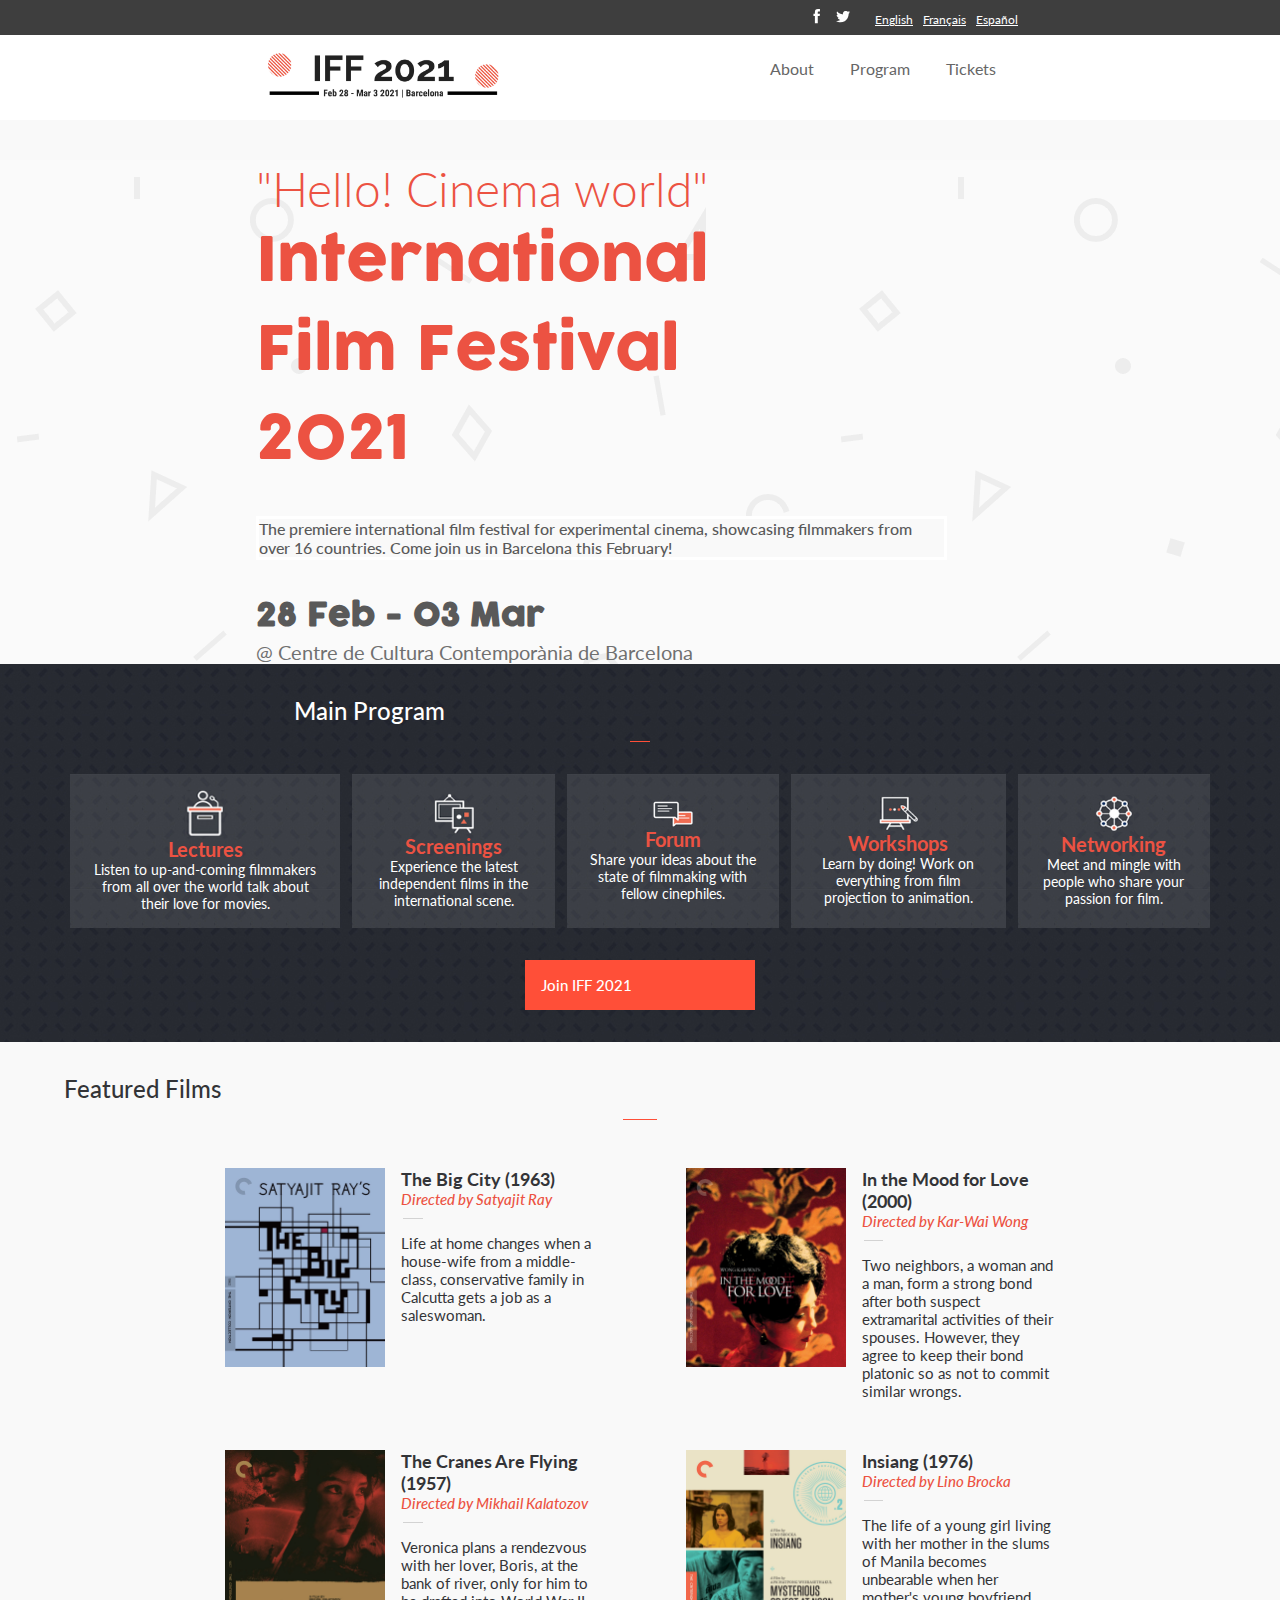
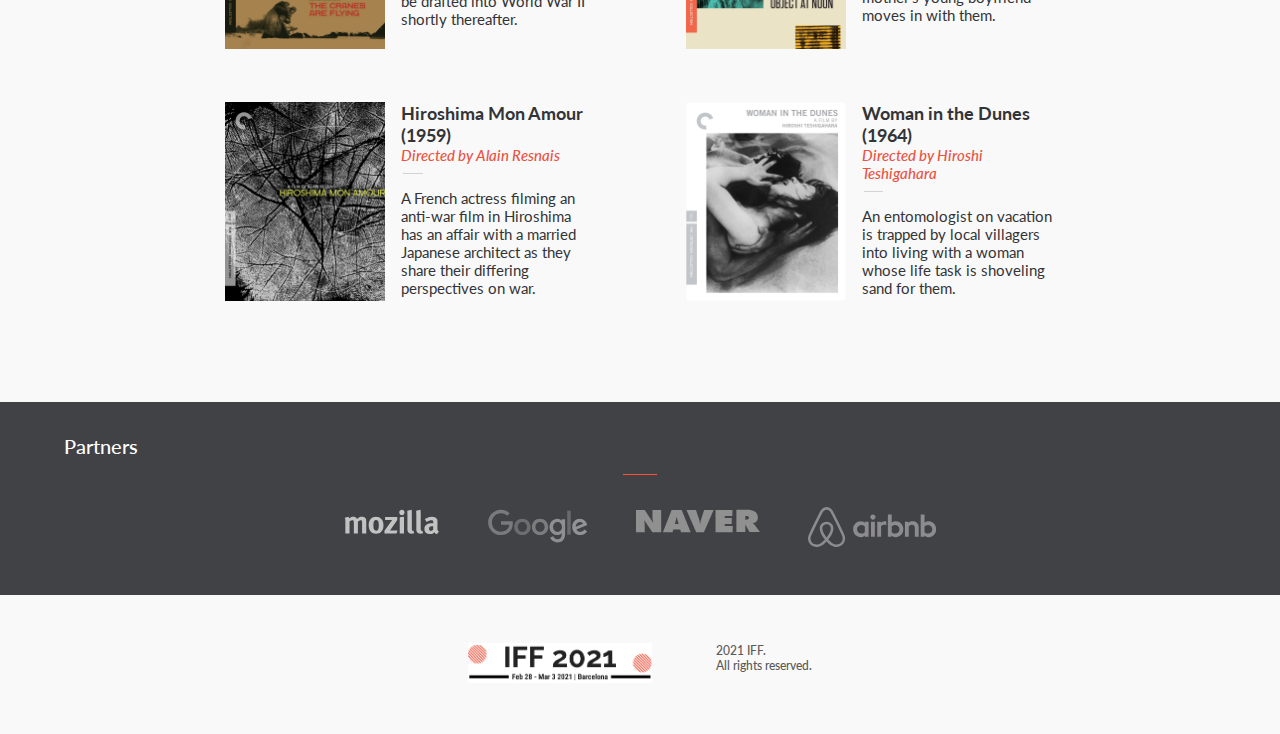
<file: index.html>
<!DOCTYPE html>
<html lang="en">
  <head>
    <meta charset="utf-8">
    <meta name="viewport" content="width=device-width, initial-scale=1">
    <title>International Film Festival - IFF</title>

    <link rel="stylesheet" href="assets/css/style.css">
    <link rel="stylesheet" href="http://fonts.googleapis.com/css?family=Lato:100,300,400,700">

    <link rel="icon" type="image/x-icon" href="assets/img/favicon.ico">

    <link rel="stylesheet" href="https://cdn.jsdelivr.net/npm/bootstrap@4.6.0/dist/css/bootstrap.min.css" integrity="sha384-B0vP5xmATw1+K9KRQjQERJvTumQW0nPEzvF6L/Z6nronJ3oUOFUFpCjEUQouq2+l" crossorigin="anonymous">
    <script src="https://code.jquery.com/jquery-3.5.1.slim.min.js" integrity="sha384-DfXdz2htPH0lsSSs5nCTpuj/zy4C+OGpamoFVy38MVBnE+IbbVYUew+OrCXaRkfj" crossorigin="anonymous"></script>
    <script src="https://cdn.jsdelivr.net/npm/bootstrap@4.6.0/dist/js/bootstrap.bundle.min.js" integrity="sha384-Piv4xVNRyMGpqkS2by6br4gNJ7DXjqk09RmUpJ8jgGtD7zP9yug3goQfGII0yAns" crossorigin="anonymous"></script>
  </head>
  <body>
    <header class="main-header">
      <div class="topbar">
        <div class="topbar-interactive">
          <div class="topbar-interactive-wrapper">
            <div class="topbar-social">
              <ul class="topbar-social-list">
                <li class="topbar-social-list-item">
                  <a href="https://www.facebook.com/" target="_blank" rel="noreferrer noopener">
                    <svg class="social-share" viewBox="0 0 7 15">
                      <path fill-rule="evenodd" clip-rule="evenodd" d="M4.775 14.163V7.08h1.923l.255-2.441H4.775l.004-1.222c0-.636.06-.977.958-.977H6.94V0H5.016c-2.31 0-3.123 1.184-3.123 3.175V4.64H.453v2.44h1.44v7.083h2.882z" fill="#fff"></path>
                    </svg>
                  </a>
                </li>
                <li class="topbar-social-list-item">
                  <a href="https://www.twitter.com/" target="_blank" rel="noreferrer noopener">
                    <svg viewBox="0 0 13 10" class="social-share">
                      <path fill-rule="evenodd" clip-rule="evenodd" d="M5.987 2.772l.025.425-.429-.052c-1.562-.2-2.927-.876-4.086-2.011L.93.571.784.987c-.309.927-.111 1.906.533 2.565.343.364.266.416-.327.2-.206-.07-.386-.122-.403-.096-.06.06.146.85.309 1.161.223.434.678.858 1.176 1.11l.42.199-.497.009c-.481 0-.498.008-.447.19.172.564.85 1.162 1.606 1.422l.532.182-.464.277a4.833 4.833 0 0 1-2.3.641c-.387.009-.704.044-.704.07 0 .086 1.047.572 1.657.762 1.828.564 4 .32 5.631-.641 1.159-.685 2.318-2.045 2.859-3.363.292-.702.583-1.984.583-2.6 0-.398.026-.45.507-.927.283-.277.55-.58.6-.667.087-.165.078-.165-.36-.018-.73.26-.832.226-.472-.164.266-.278.584-.78.584-.928 0-.026-.129.018-.275.096a4.79 4.79 0 0 1-.755.294l-.464.148-.42-.286C9.66.467 9.335.293 9.163.24 8.725.12 8.055.137 7.66.276c-1.074.39-1.752 1.395-1.674 2.496z" fill="#fff"></path>
                    </svg>
                  </a>
                </li>
              </ul>
            </div>
            <div class="topbar-languages">
              <ul class="topbar-social-list">
                <li class="topbar-social-list-item white fs-small mr-3"><a href="#">English</a></li>
                <li class="topbar-social-list-item white fs-small mr-3"><a href="#">Français</a></li>
                <li class="topbar-social-list-item white fs-small"><a href="#">Español</a></li>
              </ul>
            </div>
          </div>
        </div>
        <div class="topbar-container bg-white">
          <div class="topbar-wrapper">
            <div class="topbar-left">
              <a href="./index.html"><img class="topbar-logo" src="assets/img/iff2021.png" alt="IFF"></a>
            </div>
            <div class="topbar-right">
              <nav class="topbar-nav">
                <a href="./about.html" class="topbar-nav-item">About</a>
                <a href="./index.html" class="topbar-nav-item">Program</a>
                <a href="./tickets.html" class="topbar-nav-item">Tickets</a>
              </nav>
            </div>
          </div>
        </div>
      </div>
      <div class="header-container">
        <div class="nav-menu mt-2 ml-2">
          <svg focusable="false" viewBox="0 0 20 20">
            <path d="M19.167 3.333H.833v2.5h18.334v-2.5zm0 5.834H.833v2.5h18.334v-2.5zM.833 15h18.334v2.5H.833V15z"></path>
          </svg>
        </div>
        <section class="festival-headline-homepage mt-4 pb-5">
          <h4 class="red fw-300">"Hello! Cinema world"</h4>
          <h1 class="red fw-500 fs-largest text-uppercase cocogoose">
            International<br>Film Festival<br>2021
          </h1>
          <div class="festival-description bg-grey border-white my-3 mx-n1">
            <p class="p-3 mb-0 dark-grey fw-500">The premiere international film festival for experimental cinema, showcasing filmmakers from over 16 countries. Come join us in Barcelona this February!</p>
          </div>
          <div>
            <p class="festival-date dark-grey fw-700 fs-large text-uppercase cocogoose">28 Feb - 03 Mar</p>
            <p class="festival-location grey fw-400 fs-small">@ Centre de Cultura Contemporània de Barcelona</p>
          </div>
        </section>
      </div>
    </header>
    <main class="main-content">
      <div class="main-program-container bg-criss-cross">
        <div class="middle-section">
          <div class="middle-section-title">
            <h2 class="middle-section-title-text text-center white fw-500 fs-medium-lg">Main Program</h2>
            <div class="title-bottom-border"></div>
          </div>
          <div class="main-program-activities">
            <article class="main-program-activity">
              <img class="main-program-activity-img" src="assets/img/activities/lectures.png" alt="Lectures">
              <h3 class="main-program-activity-title red fw-700 fs-medium-lg mx-3">Lectures</h3>
              <p class="main-program-activity-text white fs-small">Listen to up-and-coming filmmakers from all over the world talk about their love for movies.</p>
            </article>
            <article class="main-program-activity">
              <img class="main-program-activity-img" src="assets/img/activities/screenings.png" alt="Screenings">
              <h3 class="main-program-activity-title red fw-700 fs-medium-lg mx-3">Screenings</h3>
              <p class="main-program-activity-text white fs-small">Experience the latest independent films in the international scene.</p>
            </article>
            <article class="main-program-activity">
              <img class="main-program-activity-img" src="assets/img/activities/forum.png" alt="Forum">
              <h3 class="main-program-activity-title red fw-700 fs-medium-lg mx-3">Forum</h3>
              <p class="main-program-activity-text white fs-small">Share your ideas about the state of filmmaking with fellow cinephiles.</p>
            </article>
            <article class="main-program-activity">
              <img class="main-program-activity-img" src="assets/img/activities/workshops.png" alt="Workshops">
              <h3 class="main-program-activity-title red fw-700 fs-medium-lg mx-3">Workshops</h3>
              <p class="main-program-activity-text white fs-small">Learn by doing! Work on everything from film projection to animation.</p>
            </article>
            <article class="main-program-activity">
              <img class="main-program-activity-img" src="assets/img/activities/networking.png" alt="Networking">
              <h3 class="main-program-activity-title red fw-700 fs-medium-lg mx-3">Networking</h3>
              <p class="main-program-activity-text white fs-small">Meet and mingle with people who share your passion for film.</p>
            </article>
          </div>
          <div class="main-program-join">
            <div class="main-program-join-text text-center white fw-500 fs-medium">Join IFF 2021</div>
          </div>
        </div>
      </div>
      <div class="featured-films-container bg-grey">
        <div class="featured-films">
          <div class="featured-films-title">
            <h2 class="featured-films-text text-center black fw-500 fs-medium-lg">Featured Films</h2>
            <div class="title-bottom-border"></div>
          </div>
          <section class="featured-films-section">
            <article class="featured-film">
              <div class="featured-film-img-container">
                <img class="featured-film-img" src="assets/img/films/thebigcity.jpg" alt="The Big City">
              </div>
              <div class="featured-film-detail">
                <header>
                  <h3 class="feature-film-title black fw-700 fs-medium">The Big City (1963)</h3>
                  <p class="featured-film-director red fw-500 ft-italic">Directed by Satyajit Ray</p>
                  <div class="film-title-bottom-border"></div>
                </header>
                <p class="featured-film-synpsis black fw-400 fs-small">Life at home changes when a house-wife from a middle-class, conservative family in Calcutta gets a job as a saleswoman.</p>
              </div>
            </article>
            <article class="featured-film">
              <div class="featured-film-img-container">
                <img class="featured-film-img" src="assets/img/films/inthemoodforlove.jpg" alt="In the Mood for Love">
              </div>
              <div class="featured-film-detail">
                <header>
                  <h3 class="feature-film-title black fw-700 fs-medium">In the Mood for Love (2000)</h3>
                  <p class="featured-film-director red fw-500 ft-italic">Directed by Kar-Wai Wong</p>
                  <div class="film-title-bottom-border"></div>
                </header>
                <p class="featured-film-synpsis black fw-400 fs-small">Two neighbors, a woman and a man, form a strong bond after both suspect extramarital activities of their spouses. However, they agree to keep their bond platonic so as not to commit similar wrongs.</p>
              </div>
            </article>
            <article class="featured-film hidden-film">
              <div class="featured-film-img-container">
                <img class="featured-film-img" src="assets/img/films/thecranesareflying.jpg" alt="The Cranes Are Flying">
              </div>
              <div class="featured-film-detail">
                <header>
                  <h3 class="feature-film-title black fw-700 fs-medium">The Cranes Are Flying (1957)</h3>
                  <p class="featured-film-director red fw-500 fs-small ft-italic">Directed by Mikhail Kalatozov</p>
                  <div class="film-title-bottom-border"></div>
                </header>
                <p class="featured-film-synpsis black fw-400 fs-small">Veronica plans a rendezvous with her lover, Boris, at the bank of river, only for him to be drafted into World War II shortly thereafter.</p>
              </div>
            </article>
            <article class="featured-film hidden-film">
              <div class="featured-film-img-container">
                <img class="featured-film-img" src="assets/img/films/insiang.jpg" alt="Insiang">
              </div>
              <div class="featured-film-detail">
                <header>
                  <h3 class="feature-film-title black fw-700 fs-medium">Insiang (1976)</h3>
                  <p class="featured-film-director red fw-500 fs-small ft-italic">Directed by Lino Brocka</p>
                  <div class="film-title-bottom-border"></div>
                </header>
                <p class="featured-film-synpsis black fw-400 fs-small">The life of a young girl living with her mother in the slums of Manila becomes unbearable when her mother's young boyfriend moves in with them.</p>
              </div>
            </article>
            <article class="featured-film hidden-film">
              <div class="featured-film-img-container">
                <img class="featured-film-img" src="assets/img/films/hiroshimamonamour.jpg" alt="Hiroshima Mon Amour">
              </div>
              <div class="featured-film-detail">
                <header>
                  <h3 class="feature-film-title black fw-700 fs-medium">Hiroshima Mon Amour (1959)</h3>
                  <p class="featured-film-director red fw-500 fs-small ft-italic">Directed by Alain Resnais</p>
                  <div class="film-title-bottom-border"></div>
                </header>
                <p class="featured-film-synpsis black fw-400 fs-small">A French actress filming an anti-war film in Hiroshima has an affair with a married Japanese architect as they share their differing perspectives on war.</p>
              </div>
            </article>
            <article class="featured-film hidden-film">
              <div class="featured-film-img-container">
                <img class="featured-film-img" src="assets/img/films/womaninthedunes.jpg" alt="Woman in the Dunes">
              </div>
              <div class="featured-film-detail">
                <header>
                  <h3 class="feature-film-title black fw-700 fs-medium">Woman in the Dunes (1964)</h3>
                  <p class="featured-film-director red fw-500 fs-small ft-italic">Directed by Hiroshi Teshigahara</p>
                  <div class="film-title-bottom-border"></div>
                </header>
                <p class="featured-film-synpsis black fw-400 fs-small">An entomologist on vacation is trapped by local villagers into living with a woman whose life task is shoveling sand for them.</p>
              </div>
            </article>
          </section>
          <div class="featured-films-more">
            <div class="text-center black fw-500 fs-small text-uppercase">More</div>
          </div>
        </div>
      </div>
      <div class="partners-container--homepage bg-dark-grey">
        <div class="middle-section">
          <div class="partners-title">
            <h2 class="partners-text text-center white fw-500 fs-medium-lg">Partners</h2>
            <div class="title-bottom-border"></div>
          </div>
          <div class="partners-section">
            <div class="partners-row--top">
              <svg class="mozilla-logo" viewBox="-8.7178125 -8.7178125 1133.745725 308.029375">
                <path d="m 1045.9412,195.74125 c -35.1312,0 -47.4587,6.39625 -47.4587,29.62875 0,15.11125 9.6112,25.3525 22.5012,25.3525 9.4463,0 18.9938,-4.9375 26.5175,-13.25625 l 0.8288,-41.725 -2.3888,0 z M 980.08625,93.72625 C 998.98,85.73875 1015.2225,82.3575 1033.1175,82.3575 c 32.6787,0 55.0163,12.1 62.67,33.73875 2.52,7.9575 3.68,14.0225 3.4488,34.89875 l -1.2288,65.195 c 0,1.14375 0,2.35 0,3.44375 0,20.8475 3.4488,28.835 18.3025,39.8075 l -26.9825,31.1525 c -11.8687,-4.97125 -22.4375,-13.72 -27.3787,-23.54875 -3.7438,3.82875 -7.9538,7.54125 -11.7988,10.225 -9.4112,6.83 -23.1637,10.64 -39.075,10.64 -43.2475,0 -66.745,-22.04125 -66.745,-60.65125 0,-45.58625 31.55125,-66.85 93.325,-66.85 3.7138,0 7.2263,0 11.4363,0.4325 l 0,-7.92 c 0,-21.65875 -4.21,-28.8675 -22.9013,-28.8675 -16.1075,0 -35.23125,7.91875 -56.04625,21.9875 L 948.5025,109.62 C 958.81,103.155 966.40125,99.395 980.08625,93.72625 M 900.345,50.5125 l 0,151.29375 c 0,33.4225 0.43375,37.915 3.55,43.2175 1.7875,3.445 5.89625,5.30375 10.14125,5.30375 1.92125,0 3.08125,0 5.765,-0.69875 l 8.6525,30.3075 c -8.6525,3.3975 -19.2925,5.29125 -30.32875,5.29125 -21.63875,0 -39.105,-10.2125 -45.17,-26.485 -3.8775,-9.875 -4.50875,-15.9725 -4.50875,-43.64625 l 0,-144.935 c 0,-25.38625 -0.76,-40.8975 -2.7175,-58.4125 L 897.62875,0 c 2.09,10.6075 2.71625,23.13375 2.71625,50.5125 m -105.39125,0 0,151.29375 c 0,33.4225 0.39875,37.915 3.44875,43.2175 1.92125,3.445 6.03,5.30375 10.27375,5.30375 1.8225,0 2.915,0 5.66625,-0.69875 l 8.68375,30.3075 c -8.68375,3.3975 -19.32125,5.29125 -30.3225,5.29125 -21.6775,0 -39.11,-10.2125 -45.145,-26.485 -3.81,-9.875 -4.63875,-15.9725 -4.63875,-43.64625 l 0,-144.935 c 0,-25.38625 -0.66,-40.8975 -2.55375,-58.4125 L 792.3375,0 c 1.82125,10.6075 2.61625,23.13375 2.61625,50.5125 m -92.53125,31.41625 0,198.75625 -50.81,0 0,-190.77 50.81,-7.98625 z m 5.96375,-48.88625 c 0,17.47 -13.8875,31.42 -31.45125,31.42 -17.00375,0 -30.9875,-13.95 -30.9875,-31.42 0,-17.4325 14.45,-31.50125 31.845,-31.50125 17.0375,0 30.59375,14.06875 30.59375,31.50125 m -85.94125,53.46125 0,34.895 -85.77,124.005 89.11875,0 -12.16375,35.28125 -142.9075,0 0,-31.46875 91.3075,-127.05 -83.6875,0 0,-35.6625 144.1025,0 M 345.17875,139.96 c -3.48125,10.275 -5.335,23.91375 -5.335,43.26875 0,22.32 2.285,39.0925 6.4275,48.9175 4.57375,10.62375 16.01,15.92625 25.78375,15.92625 22.00875,0 31.42125,-19.7025 31.42125,-65.5875 0,-26.18625 -3.415,-43.28625 -10.2075,-52.03375 -4.875,-6.3975 -12.79375,-10.2075 -21.94125,-10.2075 -12.1625,0 -22.04,7.55375 -26.14875,19.71625 z M 436.55,111.92375 c 15.51125,18.195 22.43875,39.42125 22.43875,70.8925 0,33.37375 -7.655,56.1725 -24.39375,75.09875 -14.71375,16.67125 -34.1025,26.94625 -63.9975,26.94625 -52.795,0 -87.23,-39.4575 -87.23,-100.48875 0,-61.085 34.79875,-101.6825 87.23,-101.6825 27.67375,0 49.28375,9.51375 65.9525,29.23375 M 45.9675,83.1225 c 3.38125,5.22 4.8725,9.87625 6.76125,19.7 13.22375,-12.9075 29.53,-19.7 47.3275,-19.7 16.07375,0 29.265,5.22 39.4725,15.87375 2.75,2.67 5.4025,6.115 7.69,9.49625 17.7625,-18.19375 33.67125,-25.37 54.9825,-25.37 15.1775,0 29.5625,4.53875 38.34625,12.09625 10.97,9.48 14.44875,20.8775 14.44875,47.4125 l 0,138.05375 -49.315,0 0,-128.1625 c 0,-23.2325 -2.75,-27.725 -15.975,-27.725 -9.47875,0 -22.80125,6.465 -33.73875,16.32375 l 0,139.56375 -48.12375,0 0,-126.34125 c 0,-24.225 -3.51125,-29.9125 -17.63,-29.9125 -9.38,0 -22.3725,4.85875 -33.30875,14.7675 l 0,141.48625 -49.6475,0 0,-135.4225 C 7.2575,117.22375 5.335,105.11125 0,95.585 L 45.9675,83.1225" style="fill:#c2c2c2;fill-opacity:1;fill-rule:nonzero;stroke:none" />
              </svg>
              <svg class="google-logo" viewBox="0 0 272 92">
                <path fill="#6d6d6f" d="M115.75 47.18c0 12.77-9.99 22.18-22.25 22.18s-22.25-9.41-22.25-22.18C71.25 34.32 81.24 25 93.5 25s22.25 9.32 22.25 22.18zm-9.74 0c0-7.98-5.79-13.44-12.51-13.44S80.99 39.2 80.99 47.18c0 7.9 5.79 13.44 12.51 13.44s12.51-5.55 12.51-13.44z"/>
                <path fill="#7c7c7c" d="M163.75 47.18c0 12.77-9.99 22.18-22.25 22.18s-22.25-9.41-22.25-22.18c0-12.85 9.99-22.18 22.25-22.18s22.25 9.32 22.25 22.18zm-9.74 0c0-7.98-5.79-13.44-12.51-13.44s-12.51 5.46-12.51 13.44c0 7.9 5.79 13.44 12.51 13.44s12.51-5.55 12.51-13.44z"/>
                <path fill="#8e8f90" d="M209.75 26.34v39.82c0 16.38-9.66 23.07-21.08 23.07-10.75 0-17.22-7.19-19.66-13.07l8.48-3.53c1.51 3.61 5.21 7.87 11.17 7.87 7.31 0 11.84-4.51 11.84-13v-3.19h-.34c-2.18 2.69-6.38 5.04-11.68 5.04-11.09 0-21.25-9.66-21.25-22.09 0-12.52 10.16-22.26 21.25-22.26 5.29 0 9.49 2.35 11.68 4.96h.34v-3.61h9.25zm-8.56 20.92c0-7.81-5.21-13.52-11.84-13.52-6.72 0-12.35 5.71-12.35 13.52 0 7.73 5.63 13.36 12.35 13.36 6.63 0 11.84-5.63 11.84-13.36z"/>
                <path fill="#6a6a6c" d="M225 3v65h-9.5V3h9.5z"/>
                <path fill="#939395" d="M262.02 54.48l7.56 5.04c-2.44 3.61-8.32 9.83-18.48 9.83-12.6 0-22.01-9.74-22.01-22.18 0-13.19 9.49-22.18 20.92-22.18 11.51 0 17.14 9.16 18.98 14.11l1.01 2.52-29.65 12.28c2.27 4.45 5.8 6.72 10.75 6.72 4.96 0 8.4-2.44 10.92-6.14zm-23.27-7.98l19.82-8.23c-1.09-2.77-4.37-4.7-8.23-4.7-4.95 0-11.84 4.37-11.59 12.93z"/>
                <path fill="#797a7c" d="M35.29 41.41V32H67c.31 1.64.47 3.58.47 5.68 0 7.06-1.93 15.79-8.15 22.01-6.05 6.3-13.78 9.66-24.02 9.66C16.32 69.35.36 53.89.36 34.91.36 15.93 16.32.47 35.3.47c10.5 0 17.98 4.12 23.6 9.49l-6.64 6.64c-4.03-3.78-9.49-6.72-16.97-6.72-13.86 0-24.7 11.17-24.7 25.03 0 13.86 10.84 25.03 24.7 25.03 8.99 0 14.11-3.61 17.39-6.89 2.66-2.66 4.41-6.46 5.1-11.65l-22.49.01z"/>
              </svg>
              <svg class="naver-logo" viewBox="0 0 520.345 93.715">
                <g>
                  <path fill="#909090" d="M0,0.322h36.738c0,0,33.372,50.42,34.365,51.776c0.996,1.351,1.119,0,1.119,0
                  c-1.538-7.808-3.208-11.312-3.208-23.78V0.322h36.598v93.393H69.015c0,0-32.687-47.73-33.677-49.049c-0.984-1.318-1.113,0-1.113,0
                  c1.257,6.445,2.373,7.523,2.373,18.703v30.346H0V0.322z"/>
                  <path fill="#909090" d="M163.307,59.897l4.986-18.955c1.081-3.829,1.822-9.354,1.822-9.354c0.155-0.844,1.324-0.844,1.529,0.041
                  c0.237,1.307,0.826,5.273,1.939,9.231l5.092,19.037H163.307z M156.457,82.072h28.928l3.489,11.643h40.506L191.807,0.322h-42.328
                  l-36.601,93.393h40.509L156.457,82.072z"/>
                  <path fill="#909090" d="M325.796,0.322l-40.79,93.393h-32.414L211.805,0.322h39.955l13.969,42.486
                  c1.529,4.582,2.651,14.646,2.651,14.646c0.261,0.794,1.204,0.735,1.351,0c0,0,1.119-10.063,2.657-14.646l13.453-42.486H325.796z"/>
                  <path fill="#909090" d="M333.756,0.322h70.834V25.84h-32.276v8.912h29.481v24.281h-29.481v9.164h33.396v25.518h-71.953V0.322z"/>
                  <path fill="#909090" d="M458.725,25.518h2.944c6.56,0,12.29,0.864,12.29,8.051c0,6.932-6.293,7.799-12.577,7.799h-2.657V25.518z
                   M421.289,93.393h37.436V63.416c0,0,0.24-1.063,0.958,0l16.515,29.977h44.147l-22.919-30.352c-2.098-2.719-5.637-5.048-6.422-5.566
                  c-0.785-0.527,0-0.75,0-0.75c14.256-4.21,20.402-10.148,20.402-24.275C511.406,8.918,491.273,0,467.528,0h-46.239V93.393z"/>
                </g>
              </svg>
            </div>
            <div class="partners-row--bottom">
              <svg class="airbnb-logo" viewBox="0 0 320.1 99.9">
                <path fill="#8c8c8e" d="M168.7,25.1c0,3.6-2.9,6.5-6.5,6.5s-6.5-2.9-6.5-6.5s2.8-6.5,6.5-6.5C165.9,18.7,168.7,21.6,168.7,25.1z
                   M141.9,38.2c0,0.6,0,1.6,0,1.6s-3.1-4-9.7-4c-10.9,0-19.4,8.3-19.4,19.8c0,11.4,8.4,19.8,19.4,19.8c6.7,0,9.7-4.1,9.7-4.1v1.7
                  c0,0.8,0.6,1.4,1.4,1.4h8.1V36.8c0,0-7.4,0-8.1,0C142.5,36.8,141.9,37.5,141.9,38.2z M141.9,62.3c-1.5,2.2-4.5,4.1-8.1,4.1
                  c-6.4,0-11.3-4-11.3-10.8s4.9-10.8,11.3-10.8c3.5,0,6.7,2,8.1,4.1V62.3z M157.4,36.8h9.6v37.6h-9.6V36.8z M300.8,35.8
                  c-6.6,0-9.7,4-9.7,4V18.7h-9.6v55.7c0,0,7.4,0,8.1,0c0.8,0,1.4-0.7,1.4-1.4v-1.7l0,0c0,0,3.1,4.1,9.7,4.1c10.9,0,19.4-8.4,19.4-19.8
                  C320.1,44.2,311.6,35.8,300.8,35.8z M299.2,66.3c-3.7,0-6.6-1.9-8.1-4.1V48.8c1.5-2,4.7-4.1,8.1-4.1c6.4,0,11.3,4,11.3,10.8
                  S305.6,66.3,299.2,66.3z M276.5,52.1v22.4h-9.6V53.2c0-6.2-2-8.7-7.4-8.7c-2.9,0-5.9,1.5-7.8,3.7v26.2h-9.6V36.8h7.6
                  c0.8,0,1.4,0.7,1.4,1.4v1.6c2.8-2.9,6.5-4,10.2-4c4.2,0,7.7,1.2,10.5,3.6C275.2,42.2,276.5,45.8,276.5,52.1z M218.8,35.8
                  c-6.6,0-9.7,4-9.7,4V18.7h-9.6v55.7c0,0,7.4,0,8.1,0c0.8,0,1.4-0.7,1.4-1.4v-1.7l0,0c0,0,3.1,4.1,9.7,4.1c10.9,0,19.4-8.4,19.4-19.8
                  C238.2,44.2,229.7,35.8,218.8,35.8z M217.2,66.3c-3.7,0-6.6-1.9-8.1-4.1V48.8c1.5-2,4.7-4.1,8.1-4.1c6.4,0,11.3,4,11.3,10.8
                  S223.6,66.3,217.2,66.3z M191.2,35.8c2.9,0,4.4,0.5,4.4,0.5v8.9c0,0-8-2.7-13,3v26.3h-9.6V36.8c0,0,7.4,0,8.1,0
                  c0.8,0,1.4,0.7,1.4,1.4v1.6C184.3,37.7,188.2,35.8,191.2,35.8z M91.5,71c-0.5-1.2-1-2.5-1.5-3.6c-0.8-1.8-1.6-3.5-2.3-5.1l-0.1-0.1
                  c-6.9-15-14.3-30.2-22.1-45.2l-0.3-0.6c-0.8-1.5-1.6-3.1-2.4-4.7c-1-1.8-2-3.7-3.6-5.5C56,2.2,51.4,0,46.5,0c-5,0-9.5,2.2-12.8,6
                  c-1.5,1.8-2.6,3.7-3.6,5.5c-0.8,1.6-1.6,3.2-2.4,4.7l-0.3,0.6C19.7,31.8,12.2,47,5.3,62l-0.1,0.2c-0.7,1.6-1.5,3.3-2.3,5.1
                  c-0.5,1.1-1,2.3-1.5,3.6c-1.3,3.7-1.7,7.2-1.2,10.8c1.1,7.5,6.1,13.8,13,16.6c2.6,1.1,5.3,1.6,8.1,1.6c0.8,0,1.8-0.1,2.6-0.2
                  c3.3-0.4,6.7-1.5,10-3.4c4.1-2.3,8-5.6,12.4-10.4c4.4,4.8,8.4,8.1,12.4,10.4c3.3,1.9,6.7,3,10,3.4c0.8,0.1,1.8,0.2,2.6,0.2
                  c2.8,0,5.6-0.5,8.1-1.6c7-2.8,11.9-9.2,13-16.6C93.2,78.2,92.8,74.7,91.5,71z M46.4,76.2c-5.4-6.8-8.9-13.2-10.1-18.6
                  c-0.5-2.3-0.6-4.3-0.3-6.1c0.2-1.6,0.8-3,1.6-4.2c1.9-2.7,5.1-4.4,8.8-4.4c3.7,0,7,1.6,8.8,4.4c0.8,1.2,1.4,2.6,1.6,4.2
                  c0.3,1.8,0.2,3.9-0.3,6.1C55.3,62.9,51.8,69.3,46.4,76.2z M86.3,80.9c-0.7,5.2-4.2,9.7-9.1,11.7c-2.4,1-5,1.3-7.6,1
                  c-2.5-0.3-5-1.1-7.6-2.6c-3.6-2-7.2-5.1-11.4-9.7c6.6-8.1,10.6-15.5,12.1-22.1c0.7-3.1,0.8-5.9,0.5-8.5c-0.4-2.5-1.3-4.8-2.7-6.8
                  c-3.1-4.5-8.3-7.1-14.1-7.1s-11,2.7-14.1,7.1c-1.4,2-2.3,4.3-2.7,6.8c-0.4,2.6-0.3,5.5,0.5,8.5c1.5,6.6,5.6,14.1,12.1,22.2
                  c-4.1,4.6-7.8,7.7-11.4,9.7c-2.6,1.5-5.1,2.3-7.6,2.6c-2.7,0.3-5.3-0.1-7.6-1c-4.9-2-8.4-6.5-9.1-11.7c-0.3-2.5-0.1-5,0.9-7.8
                  c0.3-1,0.8-2,1.3-3.2c0.7-1.6,1.5-3.3,2.3-5l0.1-0.2c6.9-14.9,14.3-30.1,22-44.9l0.3-0.6c0.8-1.5,1.6-3.1,2.4-4.6
                  c0.8-1.6,1.7-3.1,2.8-4.4c2.1-2.4,4.9-3.7,8-3.7c3.1,0,5.9,1.3,8,3.7c1.1,1.3,2,2.8,2.8,4.4c0.8,1.5,1.6,3.1,2.4,4.6l0.3,0.6
                  C67.7,34.8,75.1,50,82,64.9L82,65c0.8,1.6,1.5,3.4,2.3,5c0.5,1.2,1,2.2,1.3,3.2C86.4,75.8,86.7,78.3,86.3,80.9z"/>
                </svg>
            </div>
          </div>
        </div>
      </div>
    </main>
    <footer class="footer--homepage bg-grey">
      <div class="footer-logo">
        <img class="iff-logo--footer" src="assets/img/iff2021.png" alt="IFF">
      </div>
      <div class="footer-legal--homepage">
        <p class="grey fw-500 fs-small">2021 IFF.<br>All rights reserved.</p>
      </div>
    </footer>
  </body>
</html>
</file>
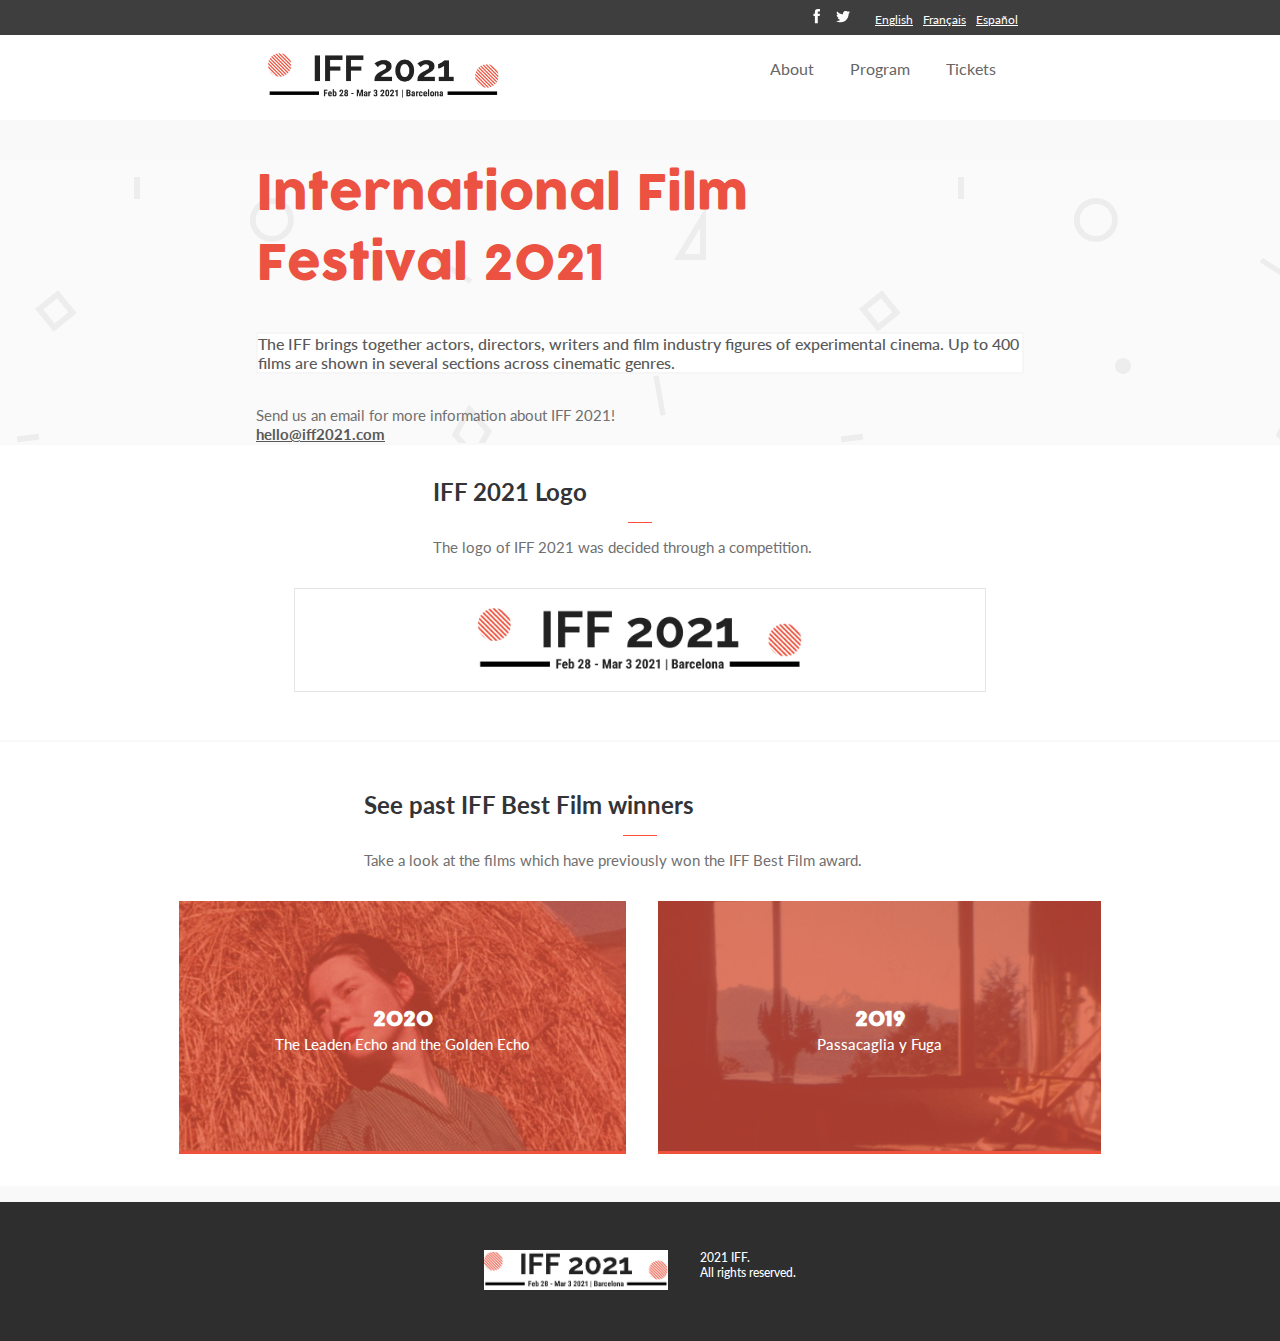
<file: about.html>
<!DOCTYPE html>
<html lang="en">
  <head>
    <meta charset="utf-8">
    <meta name="viewport" content="width=device-width, initial-scale=1">
    <title>International Film Festival - IFF</title>

    <link rel="stylesheet" href="assets/css/style.css">
    <link rel="stylesheet" href="http://fonts.googleapis.com/css?family=Lato:100,300,400,700">

    <link rel="icon" type="image/x-icon" href="assets/img/favicon.ico">

    <link rel="stylesheet" href="https://cdn.jsdelivr.net/npm/bootstrap@4.6.0/dist/css/bootstrap.min.css" integrity="sha384-B0vP5xmATw1+K9KRQjQERJvTumQW0nPEzvF6L/Z6nronJ3oUOFUFpCjEUQouq2+l" crossorigin="anonymous">
    <script src="https://code.jquery.com/jquery-3.5.1.slim.min.js" integrity="sha384-DfXdz2htPH0lsSSs5nCTpuj/zy4C+OGpamoFVy38MVBnE+IbbVYUew+OrCXaRkfj" crossorigin="anonymous"></script>
    <script src="https://cdn.jsdelivr.net/npm/bootstrap@4.6.0/dist/js/bootstrap.bundle.min.js" integrity="sha384-Piv4xVNRyMGpqkS2by6br4gNJ7DXjqk09RmUpJ8jgGtD7zP9yug3goQfGII0yAns" crossorigin="anonymous"></script>
  </head>
  <body>
    <header class="main-header">
      <div class="topbar">
        <div class="topbar-interactive">
          <div class="topbar-interactive-wrapper">
            <div class="topbar-social">
              <ul class="topbar-social-list">
                <li class="topbar-social-list-item">
                  <a href="https://www.facebook.com/" target="_blank" rel="noreferrer noopener">
                    <svg class="social-share" viewBox="0 0 7 15">
                      <path fill-rule="evenodd" clip-rule="evenodd" d="M4.775 14.163V7.08h1.923l.255-2.441H4.775l.004-1.222c0-.636.06-.977.958-.977H6.94V0H5.016c-2.31 0-3.123 1.184-3.123 3.175V4.64H.453v2.44h1.44v7.083h2.882z" fill="#fff"></path>
                    </svg>
                  </a>
                </li>
                <li class="topbar-social-list-item">
                  <a href="https://www.twitter.com/" target="_blank" rel="noreferrer noopener">
                    <svg viewBox="0 0 13 10" class="social-share">
                      <path fill-rule="evenodd" clip-rule="evenodd" d="M5.987 2.772l.025.425-.429-.052c-1.562-.2-2.927-.876-4.086-2.011L.93.571.784.987c-.309.927-.111 1.906.533 2.565.343.364.266.416-.327.2-.206-.07-.386-.122-.403-.096-.06.06.146.85.309 1.161.223.434.678.858 1.176 1.11l.42.199-.497.009c-.481 0-.498.008-.447.19.172.564.85 1.162 1.606 1.422l.532.182-.464.277a4.833 4.833 0 0 1-2.3.641c-.387.009-.704.044-.704.07 0 .086 1.047.572 1.657.762 1.828.564 4 .32 5.631-.641 1.159-.685 2.318-2.045 2.859-3.363.292-.702.583-1.984.583-2.6 0-.398.026-.45.507-.927.283-.277.55-.58.6-.667.087-.165.078-.165-.36-.018-.73.26-.832.226-.472-.164.266-.278.584-.78.584-.928 0-.026-.129.018-.275.096a4.79 4.79 0 0 1-.755.294l-.464.148-.42-.286C9.66.467 9.335.293 9.163.24 8.725.12 8.055.137 7.66.276c-1.074.39-1.752 1.395-1.674 2.496z" fill="#fff"></path>
                    </svg>
                  </a>
                </li>
              </ul>
            </div>
            <div class="topbar-languages">
              <ul class="topbar-social-list">
                <li class="topbar-social-list-item white fs-small mr-3"><a href="#">English</a></li>
                <li class="topbar-social-list-item white fs-small mr-3"><a href="#">Français</a></li>
                <li class="topbar-social-list-item white fs-small"><a href="#">Español</a></li>
              </ul>
            </div>
          </div>
        </div>
        <div class="topbar-container bg-white">
          <div class="topbar-wrapper">
            <div class="topbar-left">
              <a href="./index.html"><img class="topbar-logo" src="assets/img/iff2021.png" alt="IFF"></a>
            </div>
            <div class="topbar-right">
              <nav class="topbar-nav">
                <a href="./about.html" class="topbar-nav-item">About</a>
                <a href="./index.html" class="topbar-nav-item">Program</a>
                <a href="./tickets.html" class="topbar-nav-item">Tickets</a>
              </nav>
            </div>
          </div>
        </div>
      </div>
      <div class="header-container">
        <div class="nav-menu mt-2 ml-2">
          <svg focusable="false" viewBox="0 0 20 20">
            <path d="M19.167 3.333H.833v2.5h18.334v-2.5zm0 5.834H.833v2.5h18.334v-2.5zM.833 15h18.334v2.5H.833V15z"></path>
          </svg>
        </div>
        <section class="festival-headline text-center mt-4 pb-5">
          <h4 class="red fw-300">"Hello! Cinema world"</h4>
          <h1 class="red fw-500 fs-largest text-uppercase cocogoose">
            International Film<br>Festival 2021
          </h1>
          <div class="festival-description bg-white border-grey mx-n1">
            <p class="p-3 mb-0 dark-grey fw-500">The IFF brings together actors, directors, writers and film industry figures of experimental cinema. Up to 400 films are shown in several sections across cinematic genres.</p>
          </div>
          <div>
            <p class="festival-contact grey fw-400 fs-small">Send us an email for more information about IFF 2021!</p>
            <a href="#" class="festival-contact dark-grey fw-700 fs-small text-decoration-none">hello@iff2021.com</a>
          </div>
        </section>
      </div>
    </header>
    <main class="main-content bg-white">
      <div class="about-divide"></div>
      <div class="about-container">
        <div class="middle-section">
          <div class="middle-section-title">
            <h2 class="middle-section-title-text text-center black fw-700 fs-medium-lg">IFF 2021 Logo</h2>
            <div class="about-bottom-border"></div>
            <p class="about-logo text-center grey fw-400 fs-small">The logo of IFF 2021 was decided through a competition.</p>
          </div>
          <div class="iff-logo-container">
            <img class="iff-logo" src="assets/img/iff2021.png" alt="">
          </div>
        </div>
      </div>
      <div class="about-divide"></div>
      <div class="past-winners-container">
        <div class="middle-section">
          <div class="middle-section-title">
            <h2 class="middle-section-title-text text-center black fw-700 fs-medium-lg">See past IFF Best Film winners</h2>
            <div class="about-bottom-border"></div>
            <p class="about-logo text-center grey fw-400 fs-small">Take a look at the films which have previously won the IFF Best Film award.</p>
          </div>
          <section class="past-winners-section">
            <div class="past-winner-container past-winner-container--first">
              <div class="past-winner">
                <div class="past-winner-overlay">
                  <h3 class="white fw-700 fs-medium-lg cocogoose">2020</h3>
                  <h4 class="white fw-500 fs-medium">The Leaden Echo and the Golden Echo</h4>
                </div>
                <div class="bg-red">
                  <img class="past-winner-img" src="assets/img/winners/theleadenecho.jpeg" alt="">
                </div>
              </div>
            </div>
            <div class="past-winner-container past-winner-container--second">
              <div class="past-winner">
                <div class="past-winner-overlay">
                  <h3 class="white fw-700 fs-medium-lg cocogoose">2019</h3>
                  <h4 class="white fw-500 fs-medium">Passacaglia y Fuga</h4>
                </div>
                <div class="bg-red">
                  <img class="past-winner-img" src="assets/img/winners/passacaglia.jpeg" alt="">
                </div>
              </div>
            </div>
          </section>
        </div>
      </div>
      <div class="partners-container--about bg-dark-grey">
        <div class="middle-section">
          <div class="partners-title">
            <h2 class="partners-text text-center white fw-500 fs-medium-lg">Partners</h2>
            <div class="title-bottom-border"></div>
          </div>
          <div class="partners-section">
            <div class="partners-row--top">
              <svg class="mozilla-logo" viewBox="-8.7178125 -8.7178125 1133.745725 308.029375">
                <path d="m 1045.9412,195.74125 c -35.1312,0 -47.4587,6.39625 -47.4587,29.62875 0,15.11125 9.6112,25.3525 22.5012,25.3525 9.4463,0 18.9938,-4.9375 26.5175,-13.25625 l 0.8288,-41.725 -2.3888,0 z M 980.08625,93.72625 C 998.98,85.73875 1015.2225,82.3575 1033.1175,82.3575 c 32.6787,0 55.0163,12.1 62.67,33.73875 2.52,7.9575 3.68,14.0225 3.4488,34.89875 l -1.2288,65.195 c 0,1.14375 0,2.35 0,3.44375 0,20.8475 3.4488,28.835 18.3025,39.8075 l -26.9825,31.1525 c -11.8687,-4.97125 -22.4375,-13.72 -27.3787,-23.54875 -3.7438,3.82875 -7.9538,7.54125 -11.7988,10.225 -9.4112,6.83 -23.1637,10.64 -39.075,10.64 -43.2475,0 -66.745,-22.04125 -66.745,-60.65125 0,-45.58625 31.55125,-66.85 93.325,-66.85 3.7138,0 7.2263,0 11.4363,0.4325 l 0,-7.92 c 0,-21.65875 -4.21,-28.8675 -22.9013,-28.8675 -16.1075,0 -35.23125,7.91875 -56.04625,21.9875 L 948.5025,109.62 C 958.81,103.155 966.40125,99.395 980.08625,93.72625 M 900.345,50.5125 l 0,151.29375 c 0,33.4225 0.43375,37.915 3.55,43.2175 1.7875,3.445 5.89625,5.30375 10.14125,5.30375 1.92125,0 3.08125,0 5.765,-0.69875 l 8.6525,30.3075 c -8.6525,3.3975 -19.2925,5.29125 -30.32875,5.29125 -21.63875,0 -39.105,-10.2125 -45.17,-26.485 -3.8775,-9.875 -4.50875,-15.9725 -4.50875,-43.64625 l 0,-144.935 c 0,-25.38625 -0.76,-40.8975 -2.7175,-58.4125 L 897.62875,0 c 2.09,10.6075 2.71625,23.13375 2.71625,50.5125 m -105.39125,0 0,151.29375 c 0,33.4225 0.39875,37.915 3.44875,43.2175 1.92125,3.445 6.03,5.30375 10.27375,5.30375 1.8225,0 2.915,0 5.66625,-0.69875 l 8.68375,30.3075 c -8.68375,3.3975 -19.32125,5.29125 -30.3225,5.29125 -21.6775,0 -39.11,-10.2125 -45.145,-26.485 -3.81,-9.875 -4.63875,-15.9725 -4.63875,-43.64625 l 0,-144.935 c 0,-25.38625 -0.66,-40.8975 -2.55375,-58.4125 L 792.3375,0 c 1.82125,10.6075 2.61625,23.13375 2.61625,50.5125 m -92.53125,31.41625 0,198.75625 -50.81,0 0,-190.77 50.81,-7.98625 z m 5.96375,-48.88625 c 0,17.47 -13.8875,31.42 -31.45125,31.42 -17.00375,0 -30.9875,-13.95 -30.9875,-31.42 0,-17.4325 14.45,-31.50125 31.845,-31.50125 17.0375,0 30.59375,14.06875 30.59375,31.50125 m -85.94125,53.46125 0,34.895 -85.77,124.005 89.11875,0 -12.16375,35.28125 -142.9075,0 0,-31.46875 91.3075,-127.05 -83.6875,0 0,-35.6625 144.1025,0 M 345.17875,139.96 c -3.48125,10.275 -5.335,23.91375 -5.335,43.26875 0,22.32 2.285,39.0925 6.4275,48.9175 4.57375,10.62375 16.01,15.92625 25.78375,15.92625 22.00875,0 31.42125,-19.7025 31.42125,-65.5875 0,-26.18625 -3.415,-43.28625 -10.2075,-52.03375 -4.875,-6.3975 -12.79375,-10.2075 -21.94125,-10.2075 -12.1625,0 -22.04,7.55375 -26.14875,19.71625 z M 436.55,111.92375 c 15.51125,18.195 22.43875,39.42125 22.43875,70.8925 0,33.37375 -7.655,56.1725 -24.39375,75.09875 -14.71375,16.67125 -34.1025,26.94625 -63.9975,26.94625 -52.795,0 -87.23,-39.4575 -87.23,-100.48875 0,-61.085 34.79875,-101.6825 87.23,-101.6825 27.67375,0 49.28375,9.51375 65.9525,29.23375 M 45.9675,83.1225 c 3.38125,5.22 4.8725,9.87625 6.76125,19.7 13.22375,-12.9075 29.53,-19.7 47.3275,-19.7 16.07375,0 29.265,5.22 39.4725,15.87375 2.75,2.67 5.4025,6.115 7.69,9.49625 17.7625,-18.19375 33.67125,-25.37 54.9825,-25.37 15.1775,0 29.5625,4.53875 38.34625,12.09625 10.97,9.48 14.44875,20.8775 14.44875,47.4125 l 0,138.05375 -49.315,0 0,-128.1625 c 0,-23.2325 -2.75,-27.725 -15.975,-27.725 -9.47875,0 -22.80125,6.465 -33.73875,16.32375 l 0,139.56375 -48.12375,0 0,-126.34125 c 0,-24.225 -3.51125,-29.9125 -17.63,-29.9125 -9.38,0 -22.3725,4.85875 -33.30875,14.7675 l 0,141.48625 -49.6475,0 0,-135.4225 C 7.2575,117.22375 5.335,105.11125 0,95.585 L 45.9675,83.1225" style="fill:#c2c2c2;fill-opacity:1;fill-rule:nonzero;stroke:none" />
              </svg>
              <svg class="google-logo" viewBox="0 0 272 92">
                <path fill="#6d6d6f" d="M115.75 47.18c0 12.77-9.99 22.18-22.25 22.18s-22.25-9.41-22.25-22.18C71.25 34.32 81.24 25 93.5 25s22.25 9.32 22.25 22.18zm-9.74 0c0-7.98-5.79-13.44-12.51-13.44S80.99 39.2 80.99 47.18c0 7.9 5.79 13.44 12.51 13.44s12.51-5.55 12.51-13.44z"/>
                <path fill="#7c7c7c" d="M163.75 47.18c0 12.77-9.99 22.18-22.25 22.18s-22.25-9.41-22.25-22.18c0-12.85 9.99-22.18 22.25-22.18s22.25 9.32 22.25 22.18zm-9.74 0c0-7.98-5.79-13.44-12.51-13.44s-12.51 5.46-12.51 13.44c0 7.9 5.79 13.44 12.51 13.44s12.51-5.55 12.51-13.44z"/>
                <path fill="#8e8f90" d="M209.75 26.34v39.82c0 16.38-9.66 23.07-21.08 23.07-10.75 0-17.22-7.19-19.66-13.07l8.48-3.53c1.51 3.61 5.21 7.87 11.17 7.87 7.31 0 11.84-4.51 11.84-13v-3.19h-.34c-2.18 2.69-6.38 5.04-11.68 5.04-11.09 0-21.25-9.66-21.25-22.09 0-12.52 10.16-22.26 21.25-22.26 5.29 0 9.49 2.35 11.68 4.96h.34v-3.61h9.25zm-8.56 20.92c0-7.81-5.21-13.52-11.84-13.52-6.72 0-12.35 5.71-12.35 13.52 0 7.73 5.63 13.36 12.35 13.36 6.63 0 11.84-5.63 11.84-13.36z"/>
                <path fill="#6a6a6c" d="M225 3v65h-9.5V3h9.5z"/>
                <path fill="#939395" d="M262.02 54.48l7.56 5.04c-2.44 3.61-8.32 9.83-18.48 9.83-12.6 0-22.01-9.74-22.01-22.18 0-13.19 9.49-22.18 20.92-22.18 11.51 0 17.14 9.16 18.98 14.11l1.01 2.52-29.65 12.28c2.27 4.45 5.8 6.72 10.75 6.72 4.96 0 8.4-2.44 10.92-6.14zm-23.27-7.98l19.82-8.23c-1.09-2.77-4.37-4.7-8.23-4.7-4.95 0-11.84 4.37-11.59 12.93z"/>
                <path fill="#797a7c" d="M35.29 41.41V32H67c.31 1.64.47 3.58.47 5.68 0 7.06-1.93 15.79-8.15 22.01-6.05 6.3-13.78 9.66-24.02 9.66C16.32 69.35.36 53.89.36 34.91.36 15.93 16.32.47 35.3.47c10.5 0 17.98 4.12 23.6 9.49l-6.64 6.64c-4.03-3.78-9.49-6.72-16.97-6.72-13.86 0-24.7 11.17-24.7 25.03 0 13.86 10.84 25.03 24.7 25.03 8.99 0 14.11-3.61 17.39-6.89 2.66-2.66 4.41-6.46 5.1-11.65l-22.49.01z"/>
              </svg>
              <svg class="naver-logo" viewBox="0 0 520.345 93.715">
                <g>
                  <path fill="#909090" d="M0,0.322h36.738c0,0,33.372,50.42,34.365,51.776c0.996,1.351,1.119,0,1.119,0
                  c-1.538-7.808-3.208-11.312-3.208-23.78V0.322h36.598v93.393H69.015c0,0-32.687-47.73-33.677-49.049c-0.984-1.318-1.113,0-1.113,0
                  c1.257,6.445,2.373,7.523,2.373,18.703v30.346H0V0.322z"/>
                  <path fill="#909090" d="M163.307,59.897l4.986-18.955c1.081-3.829,1.822-9.354,1.822-9.354c0.155-0.844,1.324-0.844,1.529,0.041
                  c0.237,1.307,0.826,5.273,1.939,9.231l5.092,19.037H163.307z M156.457,82.072h28.928l3.489,11.643h40.506L191.807,0.322h-42.328
                  l-36.601,93.393h40.509L156.457,82.072z"/>
                  <path fill="#909090" d="M325.796,0.322l-40.79,93.393h-32.414L211.805,0.322h39.955l13.969,42.486
                  c1.529,4.582,2.651,14.646,2.651,14.646c0.261,0.794,1.204,0.735,1.351,0c0,0,1.119-10.063,2.657-14.646l13.453-42.486H325.796z"/>
                  <path fill="#909090" d="M333.756,0.322h70.834V25.84h-32.276v8.912h29.481v24.281h-29.481v9.164h33.396v25.518h-71.953V0.322z"/>
                  <path fill="#909090" d="M458.725,25.518h2.944c6.56,0,12.29,0.864,12.29,8.051c0,6.932-6.293,7.799-12.577,7.799h-2.657V25.518z
                   M421.289,93.393h37.436V63.416c0,0,0.24-1.063,0.958,0l16.515,29.977h44.147l-22.919-30.352c-2.098-2.719-5.637-5.048-6.422-5.566
                  c-0.785-0.527,0-0.75,0-0.75c14.256-4.21,20.402-10.148,20.402-24.275C511.406,8.918,491.273,0,467.528,0h-46.239V93.393z"/>
                </g>
              </svg>
            </div>
            <div class="partners-row--bottom">
              <svg class="airbnb-logo" viewBox="0 0 320.1 99.9">
                <path fill="#8c8c8e" d="M168.7,25.1c0,3.6-2.9,6.5-6.5,6.5s-6.5-2.9-6.5-6.5s2.8-6.5,6.5-6.5C165.9,18.7,168.7,21.6,168.7,25.1z
                   M141.9,38.2c0,0.6,0,1.6,0,1.6s-3.1-4-9.7-4c-10.9,0-19.4,8.3-19.4,19.8c0,11.4,8.4,19.8,19.4,19.8c6.7,0,9.7-4.1,9.7-4.1v1.7
                  c0,0.8,0.6,1.4,1.4,1.4h8.1V36.8c0,0-7.4,0-8.1,0C142.5,36.8,141.9,37.5,141.9,38.2z M141.9,62.3c-1.5,2.2-4.5,4.1-8.1,4.1
                  c-6.4,0-11.3-4-11.3-10.8s4.9-10.8,11.3-10.8c3.5,0,6.7,2,8.1,4.1V62.3z M157.4,36.8h9.6v37.6h-9.6V36.8z M300.8,35.8
                  c-6.6,0-9.7,4-9.7,4V18.7h-9.6v55.7c0,0,7.4,0,8.1,0c0.8,0,1.4-0.7,1.4-1.4v-1.7l0,0c0,0,3.1,4.1,9.7,4.1c10.9,0,19.4-8.4,19.4-19.8
                  C320.1,44.2,311.6,35.8,300.8,35.8z M299.2,66.3c-3.7,0-6.6-1.9-8.1-4.1V48.8c1.5-2,4.7-4.1,8.1-4.1c6.4,0,11.3,4,11.3,10.8
                  S305.6,66.3,299.2,66.3z M276.5,52.1v22.4h-9.6V53.2c0-6.2-2-8.7-7.4-8.7c-2.9,0-5.9,1.5-7.8,3.7v26.2h-9.6V36.8h7.6
                  c0.8,0,1.4,0.7,1.4,1.4v1.6c2.8-2.9,6.5-4,10.2-4c4.2,0,7.7,1.2,10.5,3.6C275.2,42.2,276.5,45.8,276.5,52.1z M218.8,35.8
                  c-6.6,0-9.7,4-9.7,4V18.7h-9.6v55.7c0,0,7.4,0,8.1,0c0.8,0,1.4-0.7,1.4-1.4v-1.7l0,0c0,0,3.1,4.1,9.7,4.1c10.9,0,19.4-8.4,19.4-19.8
                  C238.2,44.2,229.7,35.8,218.8,35.8z M217.2,66.3c-3.7,0-6.6-1.9-8.1-4.1V48.8c1.5-2,4.7-4.1,8.1-4.1c6.4,0,11.3,4,11.3,10.8
                  S223.6,66.3,217.2,66.3z M191.2,35.8c2.9,0,4.4,0.5,4.4,0.5v8.9c0,0-8-2.7-13,3v26.3h-9.6V36.8c0,0,7.4,0,8.1,0
                  c0.8,0,1.4,0.7,1.4,1.4v1.6C184.3,37.7,188.2,35.8,191.2,35.8z M91.5,71c-0.5-1.2-1-2.5-1.5-3.6c-0.8-1.8-1.6-3.5-2.3-5.1l-0.1-0.1
                  c-6.9-15-14.3-30.2-22.1-45.2l-0.3-0.6c-0.8-1.5-1.6-3.1-2.4-4.7c-1-1.8-2-3.7-3.6-5.5C56,2.2,51.4,0,46.5,0c-5,0-9.5,2.2-12.8,6
                  c-1.5,1.8-2.6,3.7-3.6,5.5c-0.8,1.6-1.6,3.2-2.4,4.7l-0.3,0.6C19.7,31.8,12.2,47,5.3,62l-0.1,0.2c-0.7,1.6-1.5,3.3-2.3,5.1
                  c-0.5,1.1-1,2.3-1.5,3.6c-1.3,3.7-1.7,7.2-1.2,10.8c1.1,7.5,6.1,13.8,13,16.6c2.6,1.1,5.3,1.6,8.1,1.6c0.8,0,1.8-0.1,2.6-0.2
                  c3.3-0.4,6.7-1.5,10-3.4c4.1-2.3,8-5.6,12.4-10.4c4.4,4.8,8.4,8.1,12.4,10.4c3.3,1.9,6.7,3,10,3.4c0.8,0.1,1.8,0.2,2.6,0.2
                  c2.8,0,5.6-0.5,8.1-1.6c7-2.8,11.9-9.2,13-16.6C93.2,78.2,92.8,74.7,91.5,71z M46.4,76.2c-5.4-6.8-8.9-13.2-10.1-18.6
                  c-0.5-2.3-0.6-4.3-0.3-6.1c0.2-1.6,0.8-3,1.6-4.2c1.9-2.7,5.1-4.4,8.8-4.4c3.7,0,7,1.6,8.8,4.4c0.8,1.2,1.4,2.6,1.6,4.2
                  c0.3,1.8,0.2,3.9-0.3,6.1C55.3,62.9,51.8,69.3,46.4,76.2z M86.3,80.9c-0.7,5.2-4.2,9.7-9.1,11.7c-2.4,1-5,1.3-7.6,1
                  c-2.5-0.3-5-1.1-7.6-2.6c-3.6-2-7.2-5.1-11.4-9.7c6.6-8.1,10.6-15.5,12.1-22.1c0.7-3.1,0.8-5.9,0.5-8.5c-0.4-2.5-1.3-4.8-2.7-6.8
                  c-3.1-4.5-8.3-7.1-14.1-7.1s-11,2.7-14.1,7.1c-1.4,2-2.3,4.3-2.7,6.8c-0.4,2.6-0.3,5.5,0.5,8.5c1.5,6.6,5.6,14.1,12.1,22.2
                  c-4.1,4.6-7.8,7.7-11.4,9.7c-2.6,1.5-5.1,2.3-7.6,2.6c-2.7,0.3-5.3-0.1-7.6-1c-4.9-2-8.4-6.5-9.1-11.7c-0.3-2.5-0.1-5,0.9-7.8
                  c0.3-1,0.8-2,1.3-3.2c0.7-1.6,1.5-3.3,2.3-5l0.1-0.2c6.9-14.9,14.3-30.1,22-44.9l0.3-0.6c0.8-1.5,1.6-3.1,2.4-4.6
                  c0.8-1.6,1.7-3.1,2.8-4.4c2.1-2.4,4.9-3.7,8-3.7c3.1,0,5.9,1.3,8,3.7c1.1,1.3,2,2.8,2.8,4.4c0.8,1.5,1.6,3.1,2.4,4.6l0.3,0.6
                  C67.7,34.8,75.1,50,82,64.9L82,65c0.8,1.6,1.5,3.4,2.3,5c0.5,1.2,1,2.2,1.3,3.2C86.4,75.8,86.7,78.3,86.3,80.9z"/>
                </svg>
            </div>
          </div>
        </div>
      </div>
    </main>
    <footer class="footer--about bg-light-black">
      <div class="footer-logo">
        <img class="iff-logo--footer" src="assets/img/iff2021.png" alt="">
      </div>
      <div class="footer-legal--about">
        <p class="grey fw-500 fs-small">2021 IFF.<br>All rights reserved.</p>
      </div>
    </footer>
  </body>
</html>
</file>
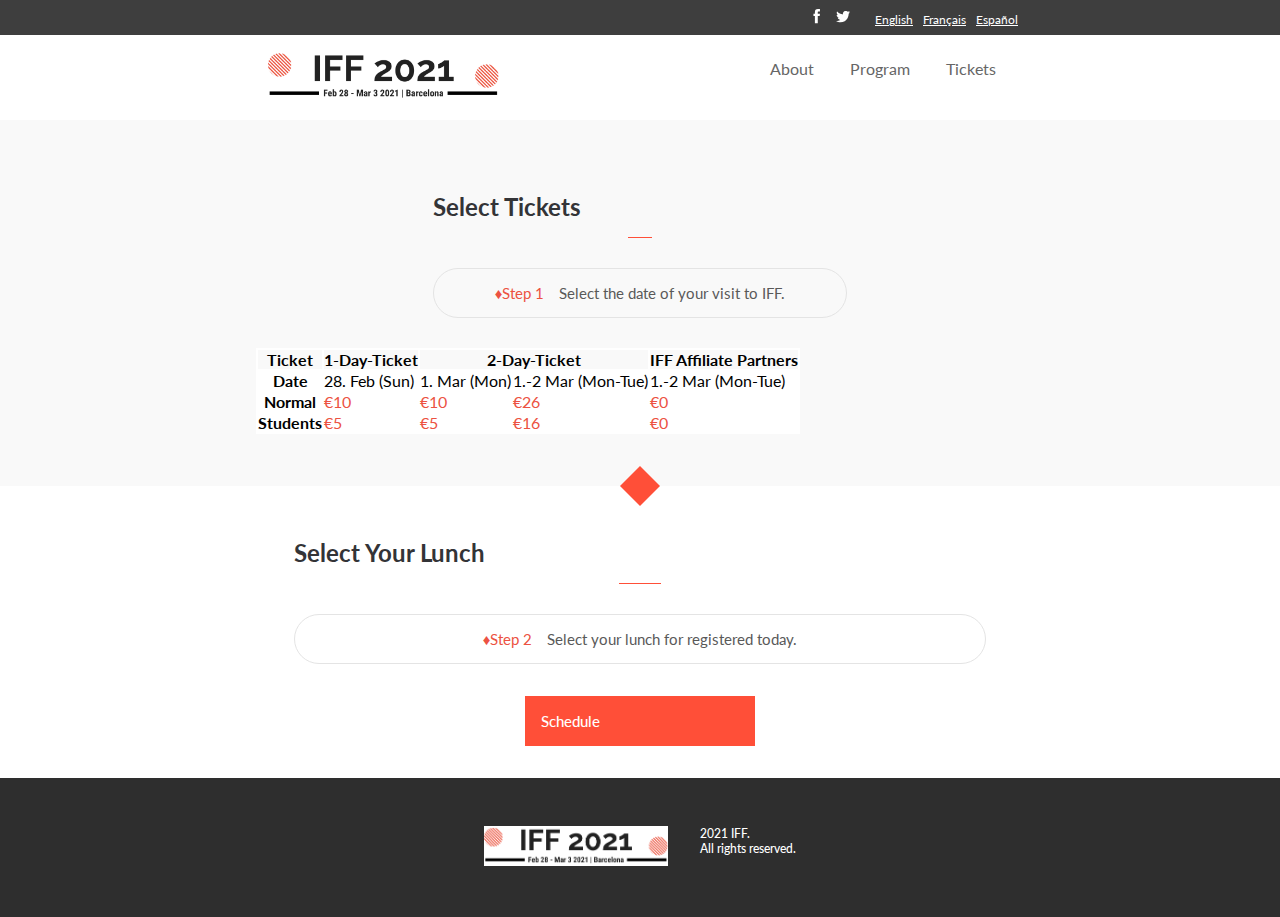
<file: tickets.html>
<!DOCTYPE html>
<html lang="en">
  <head>
    <meta charset="utf-8">
    <meta name="viewport" content="width=device-width, initial-scale=1">
    <title>International Film Festival - IFF</title>

    <link rel="stylesheet" href="assets/css/style.css">
    <link rel="stylesheet" href="http://fonts.googleapis.com/css?family=Lato:100,300,400,700">

    <link rel="icon" type="image/x-icon" href="assets/img/favicon.ico">

    <link rel="stylesheet" href="https://cdn.jsdelivr.net/npm/bootstrap@4.6.0/dist/css/bootstrap.min.css" integrity="sha384-B0vP5xmATw1+K9KRQjQERJvTumQW0nPEzvF6L/Z6nronJ3oUOFUFpCjEUQouq2+l" crossorigin="anonymous">
    <script src="https://code.jquery.com/jquery-3.5.1.slim.min.js" integrity="sha384-DfXdz2htPH0lsSSs5nCTpuj/zy4C+OGpamoFVy38MVBnE+IbbVYUew+OrCXaRkfj" crossorigin="anonymous"></script>
    <script src="https://cdn.jsdelivr.net/npm/bootstrap@4.6.0/dist/js/bootstrap.bundle.min.js" integrity="sha384-Piv4xVNRyMGpqkS2by6br4gNJ7DXjqk09RmUpJ8jgGtD7zP9yug3goQfGII0yAns" crossorigin="anonymous"></script>
  </head>
  <body>
    <header class="bg-grey">
      <div class="topbar">
        <div class="topbar-interactive">
          <div class="topbar-interactive-wrapper">
            <div class="topbar-social">
              <ul class="topbar-social-list">
                <li class="topbar-social-list-item">
                  <a href="https://www.facebook.com/" target="_blank" rel="noreferrer noopener">
                    <svg class="social-share" viewBox="0 0 7 15">
                      <path fill-rule="evenodd" clip-rule="evenodd" d="M4.775 14.163V7.08h1.923l.255-2.441H4.775l.004-1.222c0-.636.06-.977.958-.977H6.94V0H5.016c-2.31 0-3.123 1.184-3.123 3.175V4.64H.453v2.44h1.44v7.083h2.882z" fill="#fff"></path>
                    </svg>
                  </a>
                </li>
                <li class="topbar-social-list-item">
                  <a href="https://www.twitter.com/" target="_blank" rel="noreferrer noopener">
                    <svg viewBox="0 0 13 10" class="social-share">
                      <path fill-rule="evenodd" clip-rule="evenodd" d="M5.987 2.772l.025.425-.429-.052c-1.562-.2-2.927-.876-4.086-2.011L.93.571.784.987c-.309.927-.111 1.906.533 2.565.343.364.266.416-.327.2-.206-.07-.386-.122-.403-.096-.06.06.146.85.309 1.161.223.434.678.858 1.176 1.11l.42.199-.497.009c-.481 0-.498.008-.447.19.172.564.85 1.162 1.606 1.422l.532.182-.464.277a4.833 4.833 0 0 1-2.3.641c-.387.009-.704.044-.704.07 0 .086 1.047.572 1.657.762 1.828.564 4 .32 5.631-.641 1.159-.685 2.318-2.045 2.859-3.363.292-.702.583-1.984.583-2.6 0-.398.026-.45.507-.927.283-.277.55-.58.6-.667.087-.165.078-.165-.36-.018-.73.26-.832.226-.472-.164.266-.278.584-.78.584-.928 0-.026-.129.018-.275.096a4.79 4.79 0 0 1-.755.294l-.464.148-.42-.286C9.66.467 9.335.293 9.163.24 8.725.12 8.055.137 7.66.276c-1.074.39-1.752 1.395-1.674 2.496z" fill="#fff"></path>
                    </svg>
                  </a>
                </li>
              </ul>
            </div>
            <div class="topbar-languages">
              <ul class="topbar-social-list">
                <li class="topbar-social-list-item white fs-small mr-3"><a href="#">English</a></li>
                <li class="topbar-social-list-item white fs-small mr-3"><a href="#">Français</a></li>
                <li class="topbar-social-list-item white fs-small"><a href="#">Español</a></li>
              </ul>
            </div>
          </div>
        </div>
        <div class="topbar-container bg-white">
          <div class="topbar-wrapper">
            <div class="topbar-left">
              <a href="./index.html"><img class="topbar-logo" src="assets/img/iff2021.png" alt="IFF"></a>
            </div>
            <div class="topbar-right">
              <nav class="topbar-nav">
                <a href="./about.html" class="topbar-nav-item">About</a>
                <a href="./index.html" class="topbar-nav-item">Program</a>
                <a href="./tickets.html" class="topbar-nav-item">Tickets</a>
              </nav>
            </div>
          </div>
        </div>
      </div>
      <div class="header-container">
        <div class="nav-menu mt-2 ml-2">
          <svg focusable="false" viewBox="0 0 20 20">
            <path d="M19.167 3.333H.833v2.5h18.334v-2.5zm0 5.834H.833v2.5h18.334v-2.5zM.833 15h18.334v2.5H.833V15z"></path>
          </svg>
        </div>
      </div>
    </header>
    <main class="tickets-content">
      <div class="about-container">
        <div class="middle-section--tickets">
          <div class="middle-section-title">
            <h2 class="middle-section-title-text text-center black fw-700 fs-medium-lg">Select Tickets</h2>
            <div class="about-bottom-border"></div>
            <div class="step-container">
              <div class="step-wrapper">
                <div class="text-center red fw-400 fs-medium text-uppercase mr-1">♦</div>
                <div class="text-center red fw-400 fs-medium text-uppercase">Step 1</div>
              </div>
              <div class="text-center dark-grey fw-400 fs-medium">Select the date of your visit to IFF.</div>
            </div>
          </div>
        </div>
        <table class="table table-bordered bg-white mt-2">
          <thead class="bg-grey text-center">
            <tr>
              <th scope="col">Ticket</th>
              <th scope="col">1-Day-Ticket</th>
              <th scope="col" colspan="2">2-Day-Ticket</th>
              <th scope="col">IFF Affiliate Partners</th>
            </tr>
          </thead>
          <tbody class="text-center">
            <tr>
              <th scope="row">Date</th>
              <td>28. Feb (Sun)</td>
              <td>1. Mar (Mon)</td>
              <td>1.-2 Mar (Mon-Tue)</td>
              <td>1.-2 Mar (Mon-Tue)</td>
            </tr>
            <tr>
              <th scope="row">Normal</th>
              <td class="red">€10</td>
              <td class="red">€10</td>
              <td class="red">€26</td>
              <td class="red">€0</td>
            </tr>
            <tr>
              <th scope="row">Students</th>
              <td class="red">€5</td>
              <td class="red">€5</td>
              <td class="red">€16</td>
              <td class="red">€0</td>
            </tr>
          </tbody>
        </table>
      </div>
      <div class="tickets-divide">
        <div class="triangle-up"></div>
      </div>
      <div class="bg-white">
        <div class="tickets-divide">
          <div class="triangle-down"></div>
        </div>
        <div class="middle-section">
          <div class="middle-section-title middle-section-title--lunch">
            <h2 class="middle-section-title-text text-center black fw-700 fs-medium-lg">Select Your Lunch</h2>
            <div class="about-bottom-border"></div>
            <div class="step-container">
              <div class="step-wrapper">
                <div class="text-center red fw-400 fs-medium text-uppercase mr-1">♦</div>
                <div class="text-center red fw-400 fs-medium text-uppercase">Step 2</div>
              </div>
              <div class="text-center dark-grey fw-400 fs-medium">Select your lunch for registered today.</div>
            </div>
          </div>
          <div class="past-winners-section">
            <div class="main-program-join">
              <div class="main-program-join-text text-center white fw-500 fs-medium">Schedule</div>
            </div>
          </div>
        </div>
      </div>
    </main>
    <footer class="footer--about bg-light-black">
      <div class="footer-logo">
        <img class="iff-logo--footer" src="assets/img/iff2021.png" alt="">
      </div>
      <div class="footer-legal--about">
        <p class="grey fw-500 fs-small">2021 IFF.<br>All rights reserved.</p>
      </div>
    </footer>
  </body>
</html>
</file>
<file: assets/css/style.css>
@font-face {
  font-family: "COCOGOOSE";
  src: url("./fonts/Cocogoose-trial.ttf") format("truetype");
  font-weight: normal;
  font-style: normal;
}

*,
*::before,
*::after {
  box-sizing: border-box;
  margin: 0;
  padding: 0;
}

html body {
  margin: 0 auto;
  background-color: #f9f9f9;
  font-family: "Lato", "Open Sans", "Helvetica Neue", Helvetica, Arial, sans-serif;
}

.cocogoose {
  font-family: "COCOGOOSE", Helvetica, Arial, sans-serif;
}

.red {
  color: #ec5242;
}

.grey {
  color: #707070;
}

.dark-grey {
  color: #595959;
}

.white {
  color: #fff;
}

.black {
  color: #333437;
}

.bg-criss-cross {
  background-image: url(../img/bg-criss-cross-blue.png);
}

.bg-grey {
  background-color: #f9f9f9;
}

.bg-dark-grey {
  background-color: #414246;
}

.bg-light-black {
  background-color: #2e2e2e;
}

.bg-white {
  background-color: #fff;
}

.bg-red {
  background: rgb(238, 82, 60);
}

.border-white {
  border: 3px solid #fff;
}

.border-grey {
  border: 2px solid #f6f6f6;
}

.fw-100 {
  font-weight: 100;
}

.fw-300 {
  font-weight: 300;
}

.fw-400 {
  font-weight: 400;
}

.fw-500 {
  font-weight: 500;
}

.fw-700 {
  font-weight: 700;
}

.fs-largest {
  font-size: 34px;
}

.fs-large {
  font-size: 24px;
}

.fs-medium-lg {
  font-size: 20px;
}

.fs-medium {
  font-size: 15px;
}

.fs-small {
  font-size: 12px;
}

.ft-italic {
  font-style: italic;
}

.nav-menu {
  display: flex;
  justify-content: flex-start;
}

.nav-menu svg {
  height: 2.8em;
  width: 2em;
  fill: #545454;
}

.festival-headline p {
  margin-bottom: 0;
}

.main-header {
  background-image: url(../img/bg-geometry.png);
}

.header-container {
  width: 90%;
  margin: 0 auto;
}

.middle-section {
  width: 90%;
  margin: 0 auto;
  padding: 2em 0;
}

.main-program-join {
  padding: 1em;
  margin: 0 auto;
  width: 60%;
  background-color: #ff4f38;
}

.featured-films {
  width: 90%;
  margin: 0 auto;
  padding-top: 2em;
}

.featured-film-img-container {
  padding-right: 1em;
}

.film-title-bottom-border {
  width: 10%;
  height: 1px;
  margin-top: 0.6em;
  margin-left: 2px;
  background-color: #d3d3d3;
}

.featured-film-synpsis {
  margin-top: 1em;
}

@media screen and (min-width: 768px) {
  .topbar {
    position: fixed;
    top: 0;
    left: 0;
    right: 0;
    z-index: 10;
  }

  .topbar-interactive {
    padding: 0.5em 0;
    background-color: #3e3e3e;
  }

  .topbar-interactive-wrapper {
    display: flex;
    margin: 0 auto;
    max-width: 60%;
    justify-content: flex-end;
  }

  .topbar-social {
    margin-right: 0.5em;
  }

  .topbar-languages {
    margin-left: 0.5em;
  }

  .topbar-social-list {
    list-style: none;
    margin-bottom: 0;
  }

  .topbar-social-list-item {
    display: inline-block;
    margin-right: 0.5em;
  }

  .topbar-social-list-item a {
    color: inherit;
  }

  .topbar-social-list-item a:hover {
    text-decoration: none;
    color: inherit;
  }

  .social-share {
    width: 15px;
    height: 15px;
    box-sizing: content-box;
  }

  .topbar-container {
    padding: 1em;
  }

  .topbar-wrapper {
    width: 80%;
    margin: 0 auto;
    display: flex;
    justify-content: space-around;
  }

  .topbar-logo {
    height: 50px;
  }

  .topbar-nav {
    padding-top: 8px;
  }

  .topbar-nav-item {
    color: rgb(102, 102, 102);
    padding: 1em;
    text-decoration: none;
    cursor: pointer;
  }

  .topbar-nav-item:hover {
    text-decoration: none;
    color: #ff4f38;
  }

  .nav-menu {
    display: none;
  }

  .header-container {
    width: 60%;
    margin-top: 160px;
  }

  .festival-headline-homepage {
    width: 90%;
  }

  .festival-headline-homepage h1 {
    font-size: 60px;
  }

  .festival-headline-homepage h4 {
    font-size: 48px;
  }

  .festival-headline-homepage p {
    margin-bottom: 0;
  }

  .festival-date {
    font-size: 32px;
  }

  .festival-location {
    font-size: 20px;
  }

  .festival-headline h4 {
    display: none;
  }

  .festival-headline h1 {
    font-size: 48px;
  }

  .festival-bottom-border {
    display: block;
    width: 3%;
    height: 2px;
    margin: auto;
    margin-top: 1em;
    background-color: #ff4f38;
  }

  .title-bottom-border {
    width: 3%;
    height: 1px;
    margin: auto;
    margin-top: 1em;
    background-color: #ff4f38;
  }

  .festival-description {
    margin: 2em 0;
  }

  .festival-contact {
    font-size: 15px;
  }

  .about-container {
    margin: 0 auto;
    width: 60%;
  }

  .about-logo {
    font-size: 15px;
  }

  .step-container {
    display: flex;
    justify-content: center;
    margin-top: 2em;
    margin-bottom: 2em;
    padding: 1em;
    border: 1px solid #e4e4e4;
    border-radius: 25px;
    font-size: 15px;
  }

  .step-wrapper {
    display: flex;
    margin-right: 1em;
  }

  .tickets-content table {
    margin-bottom: 2em;
  }

  .tickets-table-container {
    background-image: url(../img/bg-red-blue-stripes.png);
    height: 300px;
    min-width: 100%;
    display: flex;
    align-items: center;
    justify-content: center;
  }

  .tickets-table {
    height: 95%;
    width: 95%;
  }

  .tickets-divide {
    display: flex;
    justify-content: center;
  }

  .middle-section--tickets {
    width: 90%;
    margin: 0 auto;
    padding-top: 2em;
  }

  .middle-section-title {
    margin: 0 auto;
    width: 60%;
  }

  .triangle-up {
    width: 0;
    height: 0;
    border-left: 20px solid transparent;
    border-right: 20px solid transparent;
    border-bottom: 20px solid #ff4f38;
  }

  .triangle-down {
    width: 0;
    height: 0;
    border-left: 20px solid transparent;
    border-right: 20px solid transparent;
    border-top: 20px solid #ff4f38;
  }

  .middle-section-title--lunch {
    margin: 0 auto;
    width: 60%;
  }

  .main-program-activities {
    display: flex;
    flex-direction: row;
    margin: 2em 0;
  }

  .main-program-activity {
    margin: 0 0.375em;
    display: flex;
    padding: 1em;
    flex-direction: column;
    justify-content: center;
    align-items: center;
    background-image: url(../img/bg-main-program-activity.png);
  }

  .main-program-activity-text {
    margin: 0;
    font-size: 14px;
    text-align: center;
  }

  .main-program-activity-img {
    width: 40px;
  }

  .main-program-join {
    width: 20%;
  }

  .middle-section-title-text {
    font-size: 24px;
  }

  .featured-films-text {
    font-size: 24px;
  }

  .featured-films-section {
    display: flex;
    flex-wrap: wrap;
    width: 80%;
    justify-content: space-around;
    margin: 3em auto;
  }

  .featured-film {
    display: flex;
    max-width: 40%;
    margin-bottom: 3.125em;
  }

  .feature-film-title {
    font-size: 18px;
  }

  .featured-film-director {
    font-size: 15px;
  }

  .featured-film-img {
    width: 160px;
  }

  .featured-film-detail p {
    margin-bottom: 0;
    font-size: 15px;
  }

  .hidden-film {
    display: flex;
  }

  .featured-films-more {
    display: none;
  }

  .past-winners-container {
    margin: 1em auto;
    width: 80%;
  }

  .past-winners-section {
    display: flex;
    flex-direction: row;
    margin-top: 2em;
  }

  .past-winner-container {
    margin: 0 auto;
  }

  .past-winner-container--first {
    margin-right: 1em;
  }

  .past-winner-container--second {
    margin-left: 1em;
  }

  .partners-container--about {
    display: none;
  }

  .partners-container--homepage {
    display: block;
  }

  .partners-section {
    margin-top: 2em;
    margin-bottom: 1em;
    display: flex;
    align-items: center;
    justify-content: center;
  }

  .partners-section svg {
    margin-left: 1.5em;
    margin-right: 1.5em;
  }

  .partners-row--top {
    display: flex;
    justify-content: space-around;
  }

  .partners-row--bottom {
    display: flex;
    justify-content: space-around;
  }

  .footer--about {
    display: flex;
    justify-content: center;
    padding: 3em 1em;
  }

  .footer--homepage {
    display: flex;
    justify-content: center;
    padding: 3em 1em;
  }

  .footer-legal--about {
    margin-left: 1em;
  }

  .footer-legal--about p {
    color: #fff;
  }

  .footer-legal--homepage {
    margin-left: 3em;
  }

  .footer-legal--homepage p {
    color: #595959;
  }

  .iff-logo-container {
    margin-top: 2em;
    margin-bottom: 1em;
    padding: 1em;
    border: 1px solid #e4e4e4;
  }

  .tickets-content {
    margin-top: 130px;
  }
}

@media screen and (max-width: 768px) {
  .topbar {
    display: none;
  }

  .festival-bottom-border {
    display: none;
  }

  .festival-description {
    margin: 1em 0;
  }

  .past-winners-section {
    display: flex;
    flex-direction: column;
    margin-top: 2em;
  }

  .past-winner-container {
    margin: 0 auto;
    margin-bottom: 1em;
  }

  .partners-container--homepage {
    display: none;
  }

  .footer--about {
    background-color: #fff;
    display: flex;
    justify-content: center;
    padding: 2em 1em;
  }

  .footer--homepage {
    display: none;
  }

  .footer-legal {
    margin-left: 1em;
  }

  .iff-logo-container {
    margin-top: 2em;
    margin-bottom: 1em;
    border: 1px solid #e4e4e4;
  }

  .title-bottom-border {
    width: 12%;
    height: 1px;
    margin: auto;
    margin-top: 1em;
    background-color: #ff4f38;
  }

  .main-program-activities {
    display: flex;
    flex-direction: column;
    margin: 2em 0;
  }

  .main-program-activity {
    width: 100%;
    margin: 0.375em 0;
    display: flex;
    padding-top: 1em;
    padding-bottom: 1em;
    align-items: center;
    justify-content: space-between;
    background-image: url(../img/bg-main-program-activity.png);
  }

  .main-program-activity-text {
    margin: 0;
    padding-right: 8px;
  }

  .main-program-activity-img {
    height: 40px;
    margin: 1em 0 1em 1em;
  }

  .featured-films-section {
    display: flex;
    flex-direction: column;
    margin: 2em 0;
  }

  .featured-film {
    display: flex;
    margin-bottom: 3.125em;
  }

  .featured-film-img {
    width: 138px;
  }

  .featured-film-detail p {
    margin-bottom: 0;
    font-size: 12px;
  }

  .hidden-film {
    display: none;
  }

  .featured-films-more {
    border: 2px solid #e4e4e4;
    border-radius: 3px;
    margin-bottom: 3em;
    padding: 0.8em 1em;
  }

  .partners-section {
    margin-top: 2em;
    margin-bottom: 1em;
  }

  .partners-row--top {
    display: flex;
    justify-content: space-between;
    margin-bottom: 0.5em;
  }

  .partners-row--bottom {
    display: flex;
    align-items: center;
    justify-content: space-around;
  }

  .step-container {
    display: flex;
    justify-content: center;
    margin-top: 2em;
    margin-bottom: 2em;
    padding: 1em;
    border: 1px solid #e4e4e4;
    border-radius: 25px;
    font-size: 15px;
  }

  .step-wrapper {
    display: flex;
    margin-right: 1em;
  }
}

.iff-logo {
  height: 70px;
  display: block;
  margin-left: auto;
  margin-right: auto;
}

.about-divide {
  background-color: #f9f9f9;
  height: 2px;
  width: 100%;
}

.about-bottom-border {
  width: 6%;
  height: 1px;
  margin: auto;
  margin-top: 1em;
  background-color: #ff4f38;
}

.about-logo {
  margin-top: 1em;
}

.past-winner-img {
  max-width: 100%;
  height: auto;
  opacity: 0.3;
}

.past-winner {
  position: relative;
}

.past-winner-overlay {
  z-index: 2;
  left: 10%;
  right: 10%;
  bottom: 40%;
  position: absolute;
  text-align: center;
}

.mozilla-logo {
  height: 26px;
}

.google-logo {
  width: 100px;
  height: 35px;
}

.naver-logo {
  width: 124px;
  height: 24px;
}

.ibm-logo {
  height: 40px;
}

.airbnb-logo {
  height: 40px;
}

.footer-logo {
  margin-right: 1em;
}

.iff-logo--footer {
  height: 40px;
}
</file>
